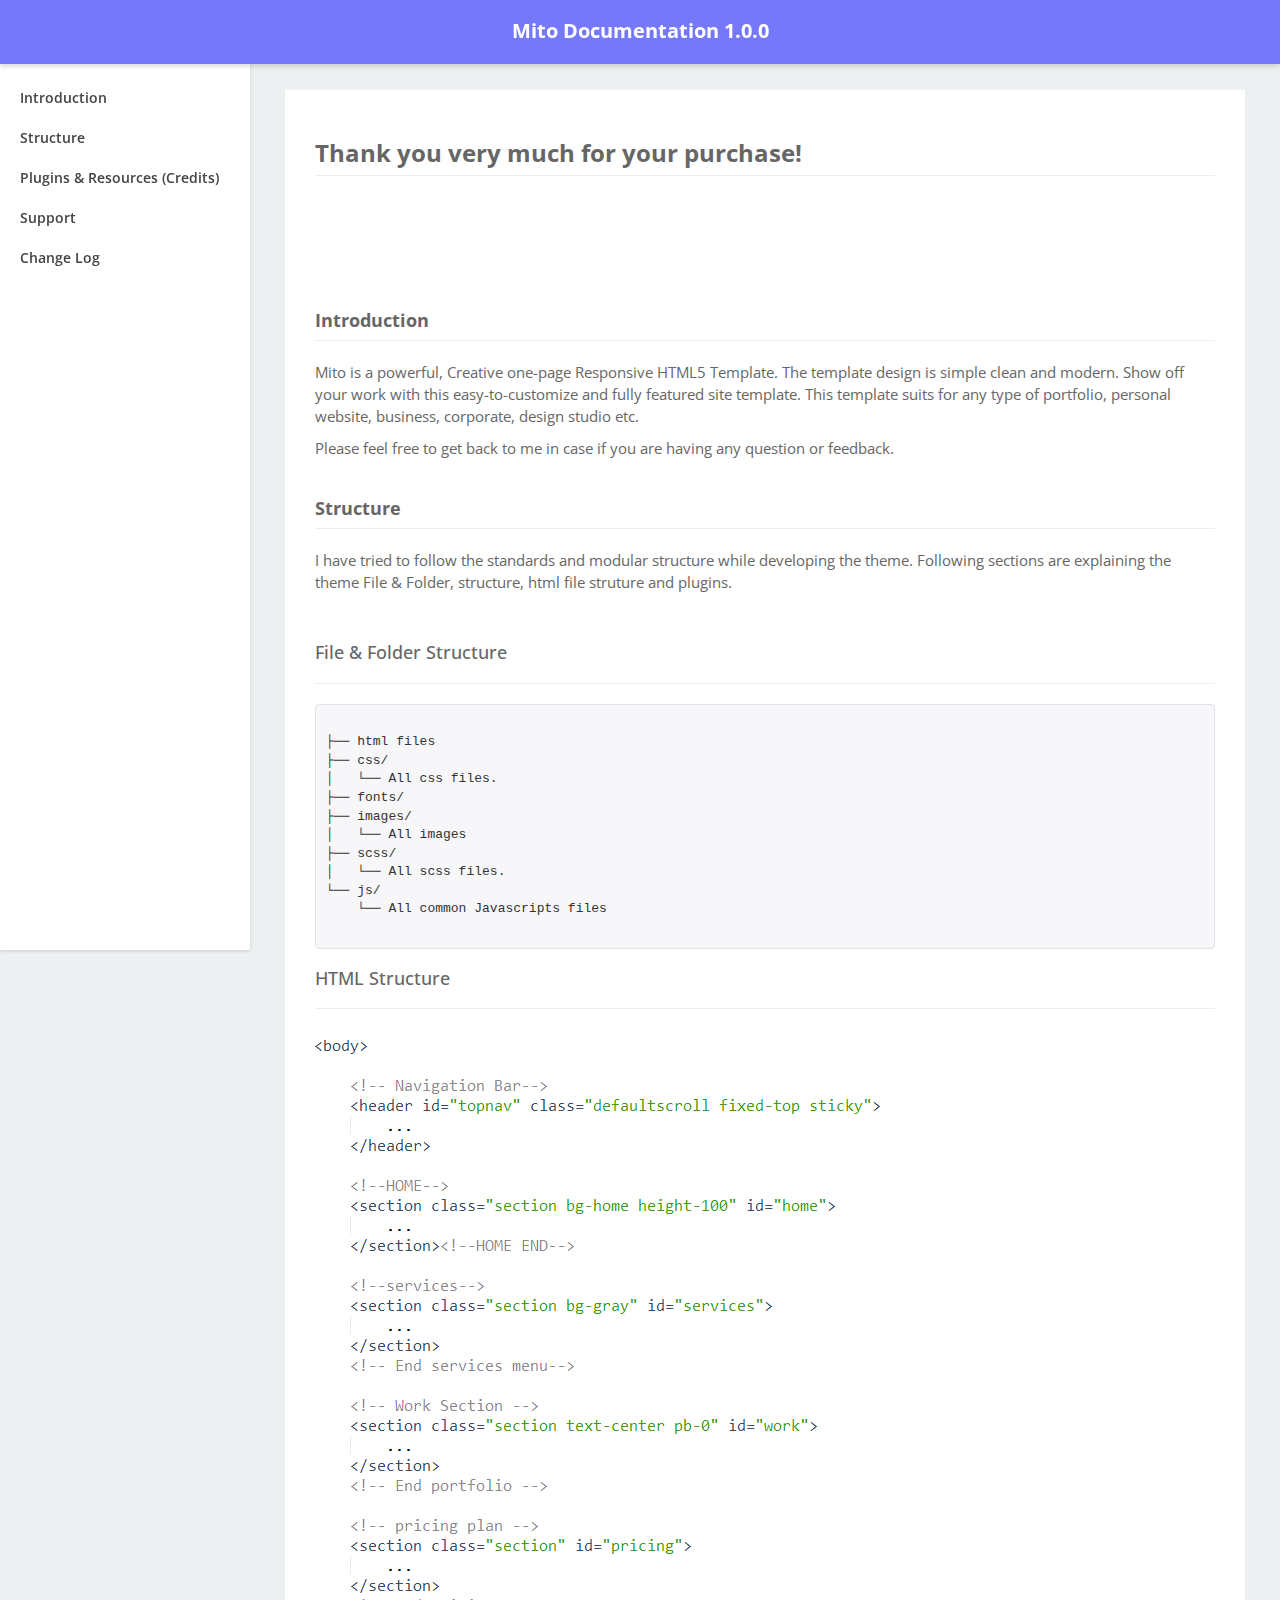
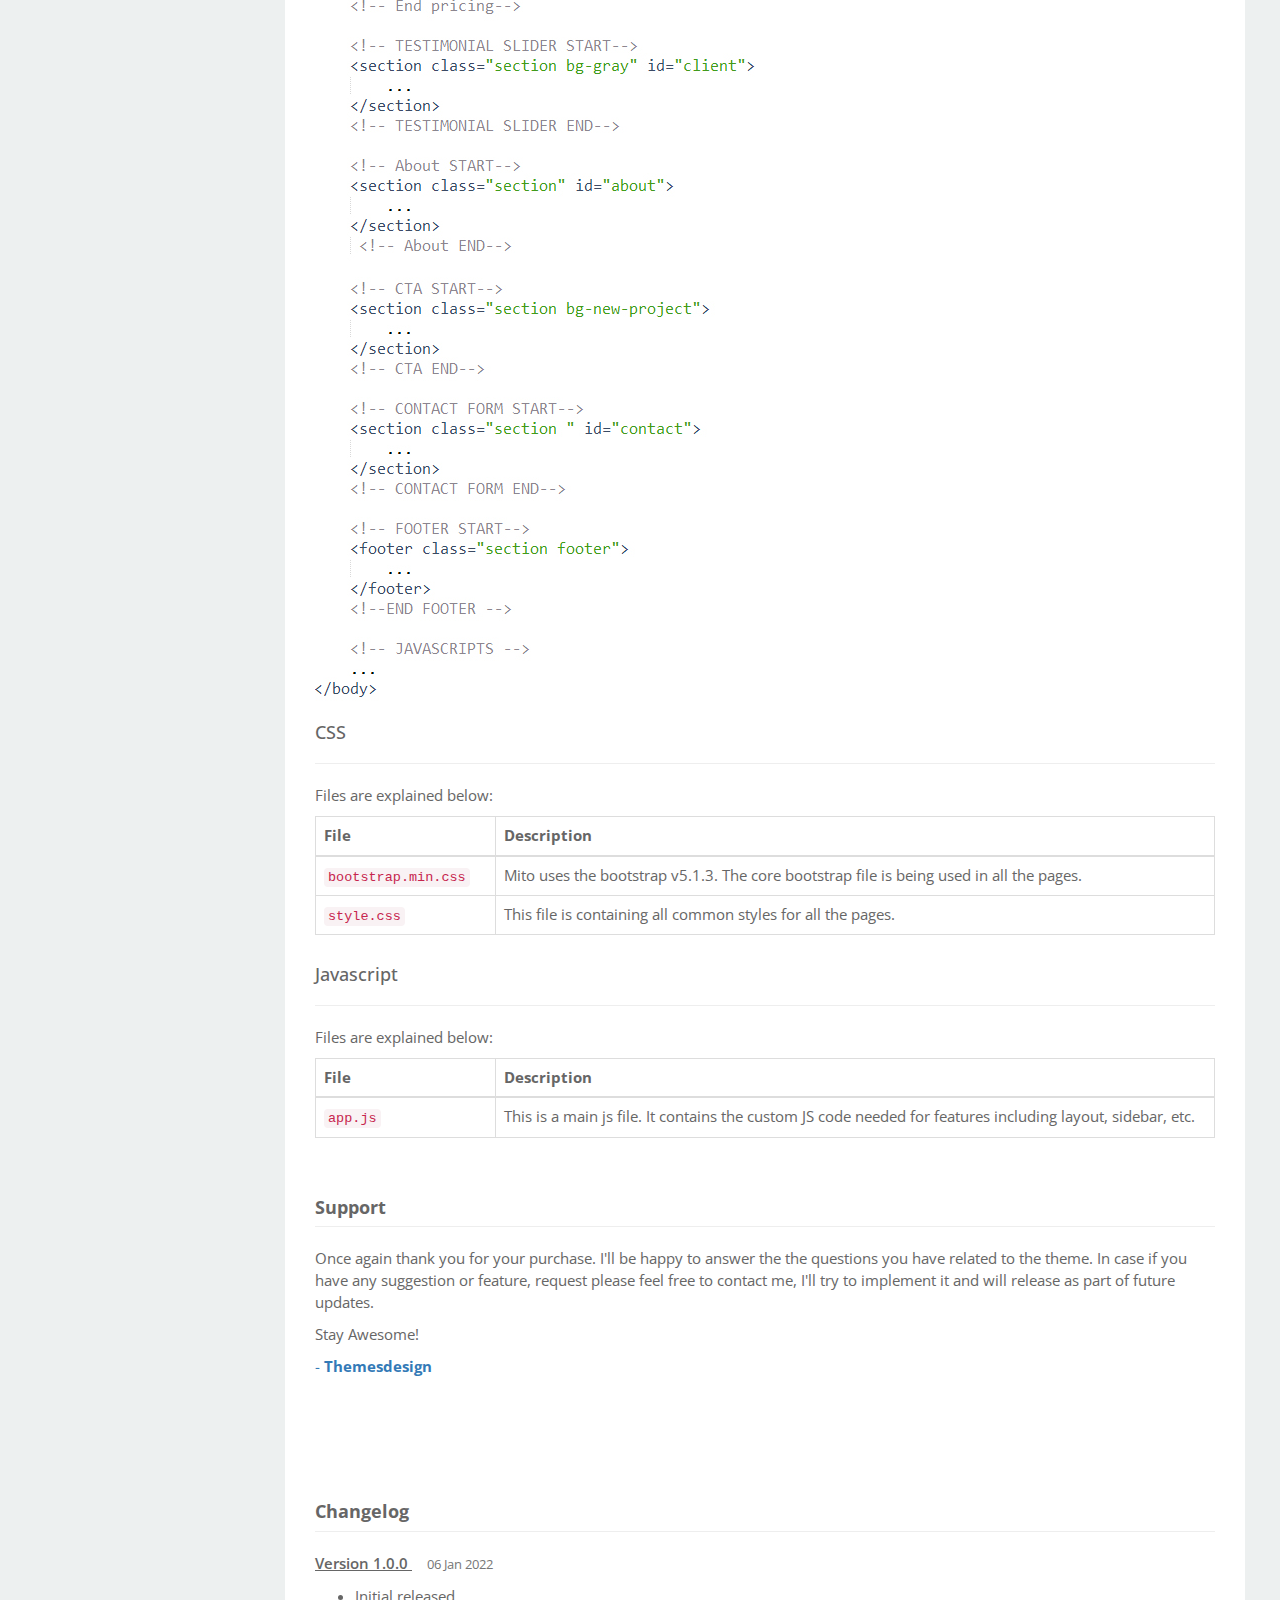
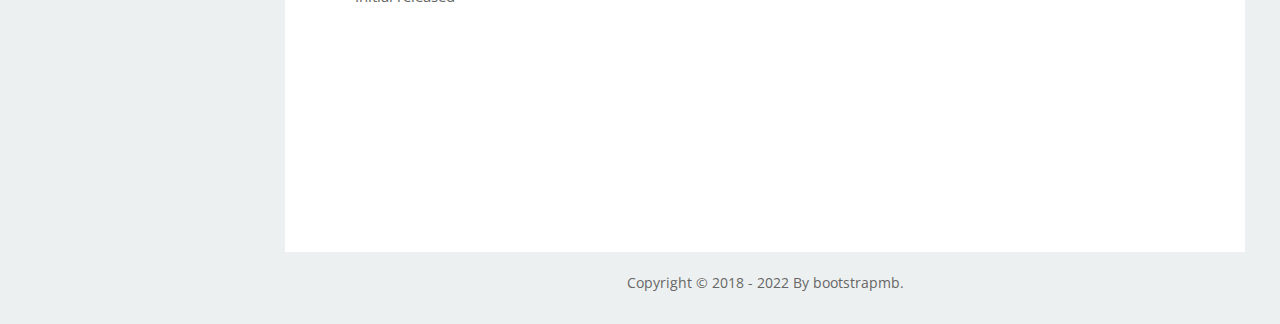
<file: 帮助文档/index.html>
﻿<!DOCTYPE html>
<html lang="en">

<head>
	<!--SEO Meta Tags-->
    <meta charset="utf-8" />
    <!-- SITE TITLE -->
    <title>Mito - Landing Template</title>
    <meta name="viewport" content="width=device-width, initial-scale=1.0, maximum-scale=1.0, user-scalable=no" />
    <meta content="Responsive Bootstrap Multi-Purpose Landing Page Template" name="description" />
    <meta name="keywords" content="Landing, Bootstrap, Landing page, Template, Registration, Landing">
    <meta content="Themesdesign" name="author" />
    <meta http-equiv="X-UA-Compatible" content="IE=edge" />

    <link rel="shortcut icon" href="favicon.ico">

	<!-- Google-Fonts -->
	<link rel="stylesheet" href="http://fonts.googleapis.com/css?family=Open+Sans:300italic,400italic,600italic,700italic,800italic,400,300,600,700,800">

	<!-- Bootstrap Core CSS -->
	<link href="css/bootstrap.min.css" rel="stylesheet">

	<link rel="stylesheet" type="text/css" href="css/prettify.css" />

	<!-- Custom CSS -->
	<link href="css/styles.css" rel="stylesheet">

	<!-- HTML5 Shim and Respond.js IE8 support of HTML5 elements and media queries -->
	<!-- WARNING: Respond.js doesn't work if you view the page via file:// -->
	<!--[if lt IE 9]>
	<script src="https://oss.maxcdn.com/libs/html5shiv/3.7.0/html5shiv.js"></script>
	<script src="https://oss.maxcdn.com/libs/respond.js/1.4.2/respond.min.js"></script>
	<![endif]-->

</head>

<body>

	<nav class="navbar navbar-default navbar-fixed-top">
		<div class="container-fluid">
			<!-- Brand and toggle get grouped for better mobile display -->
			<div class="text-center">
				<a class="logo" href="#">Mito Documentation 1.0.0</a>
			</div>
		</div><!-- /.container-fluid -->
	</nav>

	<div id="wrapper">

		<!-- Sidebar -->
		<div id="sidebar-wrapper">
			<ul class="sidebar-nav">
				<li>
					<a href="#intro">Introduction</a>
				</li>
				<li>
					<a href="#structure">Structure</a>
				</li>
				<li>
					<a href="#credits">Plugins &amp; Resources (Credits)</a>
				</li>
				<li>
					<a href="#support">Support</a>
				</li>
				<li><a href="#changelog">Change Log</a></li>
			</ul>
		</div>
		<!-- /#sidebar-wrapper -->

		<!-- Page Content -->
		<div id="page-content-wrapper">
			<div class="container-fluid">
				<div class="row">
					<div class="col-lg-12">
						<div class="right-bar">

							<div  class="com-container">

								<div id="intro" class="com-container">
									<h3 class="page-header">Thank you very much for your purchase!</h3>

									 
								</div>

								<h4 class="page-header">Introduction</h4>

								<p>Mito is a powerful, Creative one-page Responsive HTML5 Template. The template design is simple clean and modern. Show off your work with this easy-to-customize and fully featured site template. This template suits for any type of portfolio, personal website, business, corporate, design studio etc.
								</p>
								<p>
									Please feel free to get back to me in case if you are having any question or feedback.
								</p>



									<div id="structure" class="com-container">
										<h4 class="page-header">Structure</h4>
										<p>I have tried to follow the standards and modular structure while developing the theme. Following sections are explaining the theme File &amp; Folder, structure, html file struture and plugins.</p>

										<div class="row p-t-20">
											<div class="col-sm-12">
												<h4>File &amp; Folder Structure</h4>
												<hr/>

												<pre class="prettyprint">

├── html files
├── css/
│   └── All css files.
├── fonts/
├── images/
│   └── All images
├── scss/
│   └── All scss files.
└── js/
    └── All common Javascripts files

</pre>
										

											<div class="row">
												<div class="col-sm-12 p-t-30">
													<h4>HTML Structure</h4>
													<hr/>
													<p>
														<img src="html.jpg" alt="htnl-img" class="img-responsive">
													</p>
												</div>
											</div>

											<div class="row">
												<div class="col-sm-12 p-t-30">
												<h4>CSS</h4>
												<hr/>
												
                                                <p class="m-t-20">Files are explained below: </p>

                                                <table class="table m-0 table-bordered">
													<thead>
														<tr>
															<th style="width: 20%;"><i class="ti-file"></i> File</th>
															<th>Description</th>
														</tr>
													</thead>
													<tbody>
														<tr>
															<td>
                                                                <code>bootstrap.min.css</code>
                                                            </td>
                                                            <td>
                                                                Mito uses the bootstrap v5.1.3. The core bootstrap file is being used in all the pages.
                                                            </td>
														</tr>

                                                        <tr>
															<td>
                                                                <code>style.css</code>
                                                            </td>
                                                            <td>
                                                                This file is containing all common styles for all the pages.
                                                            </td>
														</tr>
														

                                                    </tbody>
                                                </table>
                                                
											</div>
											</div>
										</div>

											<div class="col-sm-12 p-t-30">
												<h4>Javascript</h4>
												<hr/>

                                                <p class="m-t-20">Files are explained below: </p>

                                                <table class="table m-0 table-bordered">
													<thead>
														<tr>
															<th style="width: 20%;"><i class="ti-file"></i> File</th>
															<th>Description</th>
														</tr>
													</thead>
													<tbody>
														
                                                        <tr>
															<td>
                                                                <code>app.js</code>
                                                            </td>
                                                            <td>
                                                                This is a main js file. It contains the custom JS code needed for features including
                                                                layout, sidebar, etc.
                                                            </td>
														</tr>
                                                    </tbody>
                                                </table>
											</div>

									</div>
										


										<div id="support" class="com-container">
											<h4 class="page-header">Support</h4>
											<p class="m-t-20">
                                                    Once again thank you for your purchase. I'll be happy to answer the the questions you have related to the theme.
                                                    In case if you have any suggestion or feature, request please feel free to contact me, I'll try to implement it and will release as part of future updates.
                                                </p>

                                                <p>
                                                    Stay Awesome!
                                                </p>

                                                <p class="text-primary">
                                                    - <strong>Themesdesign</strong>
                                                </p>
										</div>

										<div id="changelog" class="com-container">

											<h4 class="page-header">Changelog</h4>


											<p style="margin-top: 20px;"><span  style="text-decoration: underline; font-weight: 600;">Version 1.0.0 </span> &nbsp;&nbsp;&nbsp;<small class="text-muted"> 06 Jan 2022</small></p>
											
											<ul>
												<li>
													Initial released
												</li>
											</ul>

										</div>

									</div>
								</div>
							</div>
						</div>
					</div>
					<!-- /#page-content-wrapper -->

					<div class="text-center">
						<p class="copy">Copyright © 2018 - 2022 By <a href="http://www.bootstrapmb.com/">bootstrapmb</a>.</p>
					</div>
				</div>
				<!-- /#wrapper -->

				<!-- jQuery -->
				<script src="js/jquery.js"></script>

				<!-- Bootstrap Core JavaScript -->
				<script src="js/bootstrap.min.js"></script>

				<script src="js/jquery.easing.min.js"></script>

				<script type="text/javascript" src="js/prettify.js"></script>

				<!-- Menu Toggle Script -->
				<script>

					//jQuery for page scrolling feature - requires jQuery Easing plugin
					$(function() {
					    $('.sidebar-nav a').bind('click', function(event) {
					        var $anchor = $(this);
					        $('html, body').stop().animate({
					            scrollTop: $($anchor.attr('href')).offset().top - 100
					        }, 1500, 'easeInOutExpo');
					        event.preventDefault();
					    });
					});
				</script>

			</body>

</html>
</file>
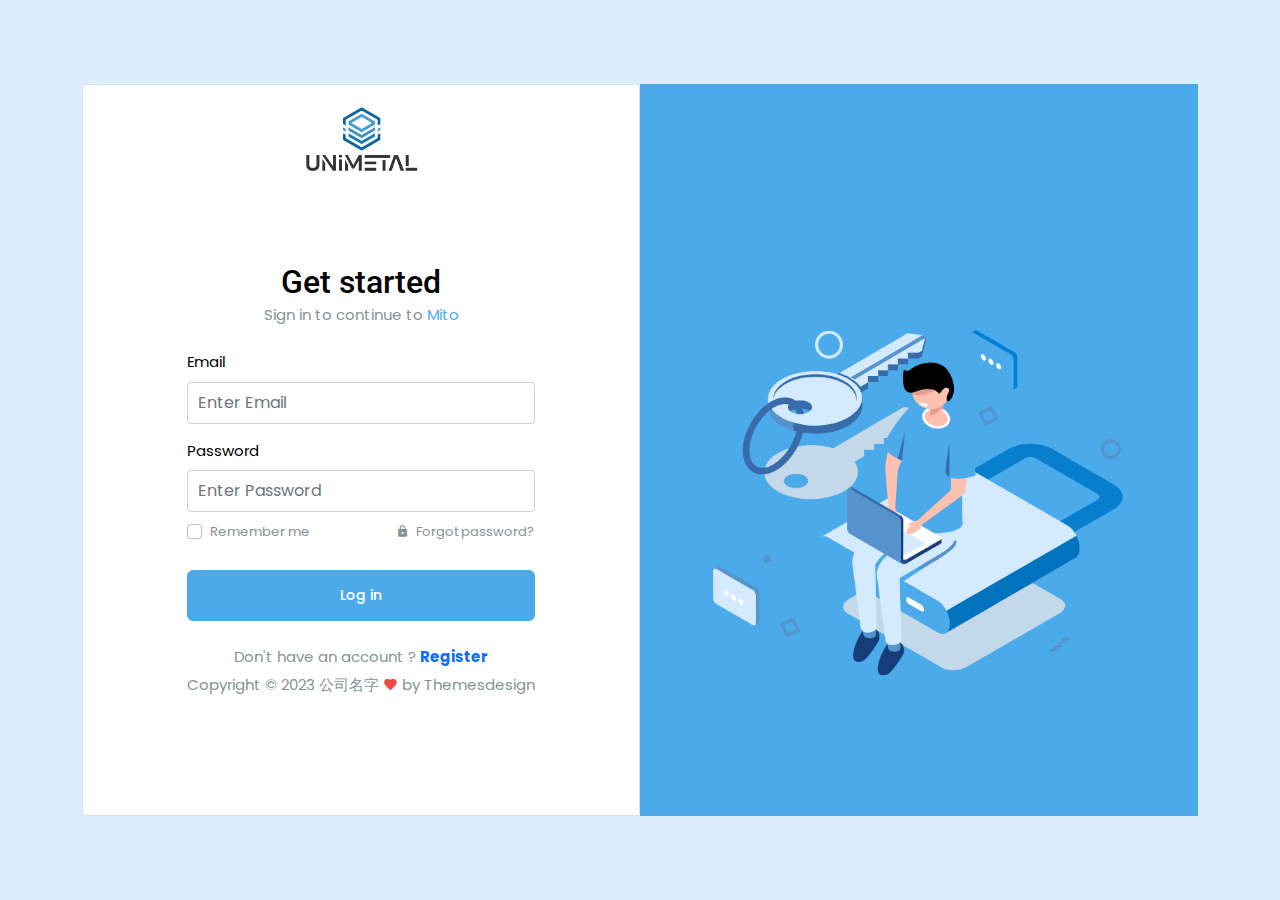
<file: login.html>
<!DOCTYPE html>
<html lang="en">
    <head>
        <meta charset="utf-8" />
        <title>公司名字</title>
        <meta name="viewport" content="width=device-width, initial-scale=1.0">
        <meta name="description" content="Premium Bootstrap v5.1.3 Landing Page Template" />
        <meta name="keywords" content="bootstrap v5.1.3, premium, marketing, multipurpose" />
        <meta content="Themesdesign" name="author" />

        <link rel="shortcut icon" href="images/favicon.ico">

        <!-- Bootstrap css -->
        <link rel="stylesheet" href="css/bootstrap.min.css" type="text/css" />

        <!-- Icon -->
        <link rel="stylesheet" href="css/materialdesignicons.min.css" type="text/css" />

        <!-- css -->
        <link rel="stylesheet" href="css/style.min.css" type="text/css" />


    </head>
    <body class="vh-100 bg-account-pages">
        <div class="container">
            <div class="row g-0 justify-content-center">
                <div class="col-xl-6 col-lg-8">
                        <div class="card h-100">
                        <img class="img-fluid auth-img d-none d-sm-block" src="images/logo-dark.png" alt="">
                            <div class="card-body d-flex align-items-center">
                            <div class="py-sm-5 px-sm-5 rounded-3">
                                <div class="mb-4 text-center">
                                    <h2 class="pt-2 mb-0">Get started</h2>
                                    <p class="text-muted">Sign in to continue to <span class="text-primary">Mito</span></p>
                                </div>
                                <form>
                                    <div class="row">
                                        <div class="col-12">
                                            <div class="mb-3">
                                                <label class="mb-2" for="email">Email</label>
                                                <input type="password" class="form-control" id="email" placeholder="Enter Email">
                                            </div>
                                        </div>
                                        <div class="col-12">
                                            <div class="mb-2">
                                                <label class="mb-2" for="userpassword">Password</label>
                                                <input type="password" class="form-control" id="userpassword" placeholder="Enter Password">
                                            </div>
                                        </div>
                                        <div class="col-sm-6">
                                            <div class="form-check">
                                                <input type="checkbox" class="form-check-input" id="auth-remember-check">
                                                <label class="form-check-label" for="auth-remember-check">Remember me</label>
                                            </div>
                                        </div>
                                        <div class="col-sm-6">
                                            <div class="text-sm-end">
                                                <a href="recoverpw.html" class="text-muted fs-13"><i class="mdi mdi-lock me-1"></i> Forgot password?</a>
                                            </div>
                                        </div>
                                    </div>
                                    <div class="mt-4">
                                        <button class="btn btn-primary w-100" type="submit">Log in</button>
                                    </div>
                                </form>
                                <div class="mt-4 text-center"> 
                                    <p class="mb-1 text-muted">Don't have an account ? <a href="sign-up.html" class="fw-bold">  Register </a> </p>
                                    <p class="mb-0 text-muted">Copyright © 2023 公司名字 <i class="mdi mdi-heart text-danger"></i> by Themesdesign</p>
                                </div>
                            </div>
                            </div><!-- card-body end -->
                        </div><!-- card-body end -->
                    </div><!-- end col -->
                    <div class="col-xl-6">
                        <div class="bg-primary">
                            <img src="images/auth1.png" class="img-fluid d-xl-block d-none" alt="">
                        </div>
                    </div>
            </div>
            <!-- end row -->
        </div>

    </body>
    </html>
</file>
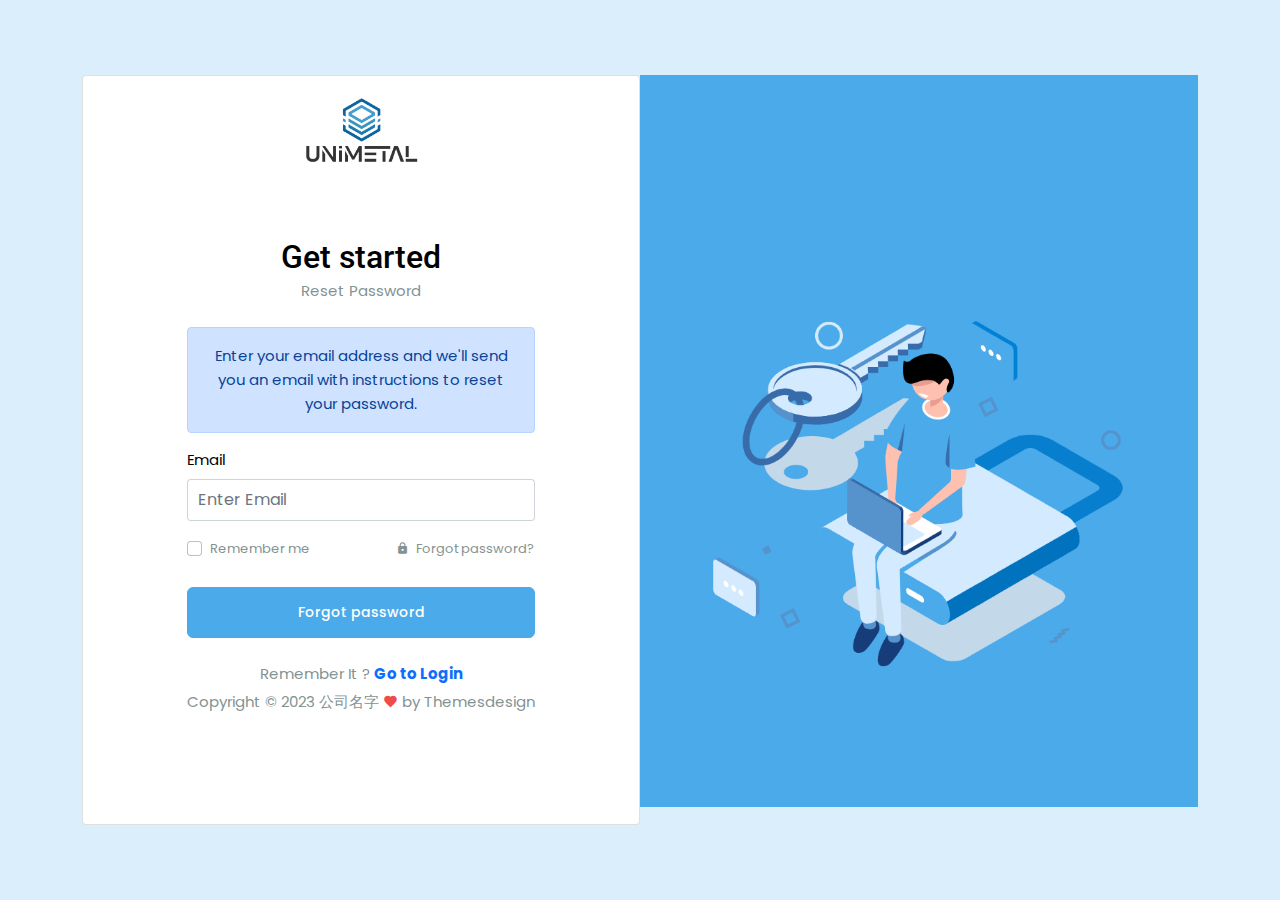
<file: recoverpw.html>
<!DOCTYPE html>
<html lang="en">
    <head>
        <meta charset="utf-8" />
        <title>公司名字</title>
        <meta name="viewport" content="width=device-width, initial-scale=1.0">
        <meta name="description" content="Premium Bootstrap v5.1.3 Landing Page Template" />
        <meta name="keywords" content="bootstrap v5.1.3, premium, marketing, multipurpose" />
        <meta content="Themesdesign" name="author" />

        <!-- fevicon -->
        <link rel="shortcut icon" href="images/favicon.ico">

        <!-- Bootstrap css -->
        <link rel="stylesheet" href="css/bootstrap.min.css" type="text/css" />

        <!-- Icon -->
        <link rel="stylesheet" href="css/materialdesignicons.min.css" type="text/css" />

        <!-- css -->
        <link rel="stylesheet" href="css/style.min.css" type="text/css" />


    </head>
    <body class="vh-100 bg-account-pages">
        <div class="container">
            <div class="row g-0 justify-content-center">
                <div class="col-xl-6 col-lg-8">
                        <div class="card h-100">
                        <img class="img-fluid auth-img d-none d-sm-block" src="images/logo-dark.png" alt="">
                            <div class="card-body d-flex align-items-center">
                            <div class="py-sm-5 px-sm-5 rounded-3">
                                <div class="mb-4 text-center">
                                    <h2 class="mb-0">Get started</h2>
                                    <p class="text-muted">Reset Password</p>
                                </div>
                                <div class="alert alert-primary text-center mt-4" role="alert">
                                    <p class="mb-0">Enter your email address and we'll send you an email with instructions to reset your password.</p>
                                </div>
                                <form>
                                    <div class="mb-3">
                                        <label class="mb-2" for="email">Email</label>
                                        <input type="password" class="form-control" id="Email" placeholder="Enter Email">
                                    </div>
                                    <div class="row">
                                        <div class="col-sm-6">
                                            <div class="form-check">
                                                <input type="checkbox" class="form-check-input" id="auth-remember-check">
                                                <label class="form-check-label" for="auth-remember-check">Remember me</label>
                                            </div>
                                        </div>
                                        <div class="col-sm-6">
                                            <div class="text-sm-end">
                                                <a href="recoverpw.html" class="text-muted fs-13"><i class="mdi mdi-lock me-1"></i> Forgot password?</a>
                                            </div>
                                        </div>
                                    </div>
                                    <div class="mt-4">
                                        <button class="btn btn-primary w-100" type="submit">Forgot password</button>
                                    </div>
                                </form>
                                <div class="mt-4 text-center"> 
                                    <p class="mb-1 text-muted">Remember It ? <a href="login.html" class="fw-bold"> Go to Login</a> </p> 
                                    <p class="mb-0 text-muted">Copyright © 2023 公司名字 <i class="mdi mdi-heart text-danger"></i> by Themesdesign</p>
                                </div>
                                </div><!-- card-body end -->
                            </div>
                        </div><!-- card-body end -->
                    </div><!-- end col -->
                    <div class="col-xl-6">
                        <div class="bg-primary">
                            <img src="images/auth1.png" class="img-fluid d-xl-block d-none" alt="">
                        </div>
                    </div>
            </div>
            <!-- end row -->
        </div>

    </body>



</html>
</file>
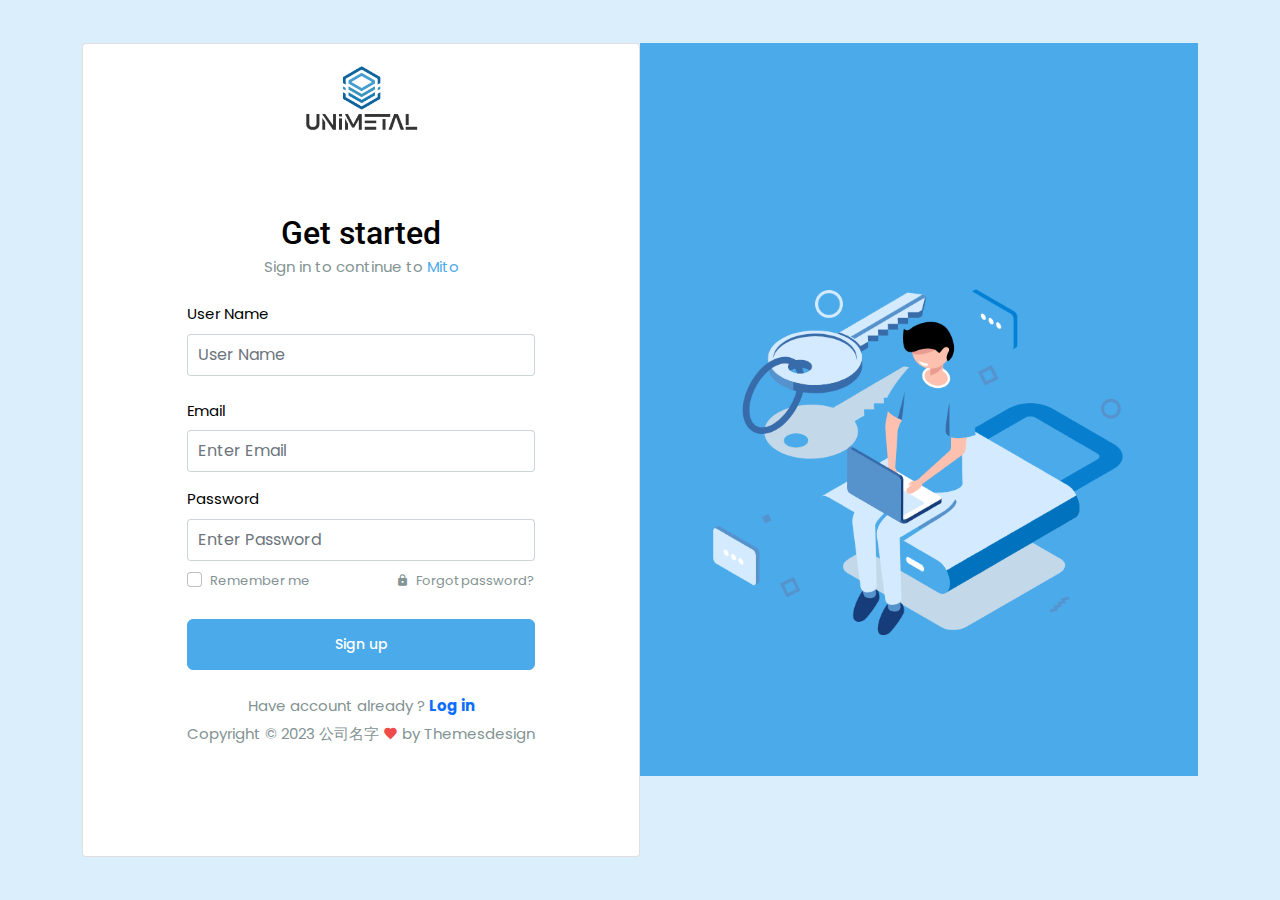
<file: sign-up.html>
<!DOCTYPE html>
<html lang="en">
    <head>
        <meta charset="utf-8" />
        <title>公司名字</title>
        <meta name="viewport" content="width=device-width, initial-scale=1.0">
        <meta name="description" content="Premium Bootstrap v5.1.3 Landing Page Template" />
        <meta name="keywords" content="bootstrap v5.1.3, premium, marketing, multipurpose" />
        <meta content="Themesdesign" name="author" />

        <link rel="shortcut icon" href="images/favicon.ico">

        <!-- Bootstrap css -->
        <link rel="stylesheet" href="css/bootstrap.min.css" type="text/css" />

        <!-- Icon -->
        <link rel="stylesheet" href="css/materialdesignicons.min.css" type="text/css" />

        <!-- css -->
        <link rel="stylesheet" href="css/style.min.css" type="text/css" />


    </head>
    <body class="vh-100 bg-account-pages">
        <div class="container">
            <div class="row g-0 justify-content-center">
                <div class="col-xl-6 col-lg-8">
                        <div class="card h-100">
                        <img class="img-fluid auth-img d-none d-sm-block" src="images/logo-dark.png" alt="">
                            <div class="card-body d-flex align-items-center">
                            <div class="py-sm-5 px-sm-5 rounded-3">
                                <div class="mb-4 text-center">
                                    <h2 class="pt-2 mb-0">Get started</h2>
                                    <p class="text-muted">Sign in to continue to <span class="text-primary">Mito</span></p>
                                </div>
                                <form>
                                    <div class="row">
                                        <div class="col-12">
                                            <div class="mb-4">
                                                <label class="mb-2" for="name">User Name</label>
                                                <input type="text" class="form-control" id="username" placeholder="User Name">
                                            </div>
                                        </div>
                                        <div class="col-12">
                                            <div class="mb-3">
                                                <label class="mb-2" for="email">Email</label>
                                                <input type="password" class="form-control" id="email" placeholder="Enter Email">
                                            </div>
                                        </div>
                                        <div class="col-12">
                                            <div class="mb-2">
                                                <label class="mb-2" for="userpassword">Password</label>
                                                <input type="password" class="form-control" id="userpassword" placeholder="Enter Password">
                                            </div>
                                        </div>
                                        <div class="col-sm-6">
                                            <div class="form-check">
                                                <input type="checkbox" class="form-check-input" id="auth-remember-check">
                                                <label class="form-check-label" for="auth-remember-check">Remember me</label>
                                            </div>
                                        </div>
                                        <div class="col-sm-6">
                                            <div class="text-sm-end">
                                                <a href="recoverpw.html" class="text-muted fs-13"><i class="mdi mdi-lock me-1"></i> Forgot password?</a>
                                            </div>
                                        </div>
                                    </div>
                                    <div class="mt-4">
                                        <button class="btn btn-primary w-100" type="submit">Sign up</button>
                                    </div>
                                </form>
                                <div class="mt-4 text-center"> 
                                    <p class="mb-1 text-muted">Have account already ? <a href="login.html" class="fw-bold"> Log in </a> </p>
                                    <p class="mb-0 text-muted">Copyright © 2023 公司名字 <i class="mdi mdi-heart text-danger"></i> by Themesdesign</p>
                                </div>
                            </div>
                            </div><!-- card-body end -->
                        </div><!-- card-body end -->
                    </div><!-- end col -->
                    <div class="col-xl-6">
                        <div class="bg-primary">
                            <img src="images/auth1.png" class="img-fluid d-xl-block d-none" alt="">
                        </div>
                    </div>
            </div>
            <!-- end row -->
        </div>

    </body>
</html>
</file>
<file: 帮助文档/css/prettify.css>
/* Pretty printing styles. Used with prettify.js.
 *
 * This version is slight modified based on the original version.
 *
 * Name:	Stanley Ng
 * Email: 	stanleyhlng@googlegroups.com
 * 
 * Reference:
 * http://code.google.com/p/google-code-prettify/source/browse/trunk/src/prettify.css
 */
.pln {
  color: #48484C; }

.str {
  color: #DD1144; }

.kwd {
  color: #1E347B; }

.com {
  color: #93A1A1; }

.typ {
  color: teal; }

.lit {
  color: #195F91; }

.pun {
  color: #93A1A1; }

.opn {
  color: #93A1A1; }

.clo {
  color: #93A1A1; }

.tag {
  color: #008; }

.atn {
  color: teal; }

.atv {
  color: #DD1144; }

.dec {
  color: teal; }

.var {
  color: teal; }

.fun {
  color: #DC322F; }

/* Put a border around prettyprinted code snippets. */
pre.prettyprint {
  background-color: #F7F7F9;
  padding: 10px;
  border: 1px solid #E1E1E8; }

pre.prettyprint.linenums {
  box-shadow: 40px 0 0 #FBFBFC inset, 41px 0 0 #ECECF0 inset; }

/* Specify class=linenums on a pre to get line numbering */
ol.linenums {
  color: #1E347B;
  margin: 0 0 0 40px; }

ol.linenums li {
  color: #BEBEC5;
  line-height: 18px;
  padding-left: 12px;
  text-shadow: 0 1px 0 #FFFFFF; }

li.L0,
li.L1,
li.L2,
li.L3,
li.L5,
li.L6,
li.L7,
li.L8 {
  list-style-type: normal; }

/* Alternate shading for lines */
li.L1,
li.L3,
li.L5,
li.L7,
li.L9 {
  background: #eee; }
</file>
<file: 帮助文档/css/styles.css>
/*!
 *
 * Documentation
 *
 */


body {
  font-family: 'Open Sans', sans-serif;
  font-weight: 400;
  color: #666;
  background-color: #edf0f0;
  font-size: 14px;
  line-height: 22px;
  overflow-x:hidden;
}
a {
  color: inherit;
}
a:hover,
a:focus {
  color: #253138;
  outline: none;
  text-decoration: none;
}

.p-t-20 {
	padding-top: 2em;
}

.p-t-50 {
  padding-top: 5em;
}
.list-none {
  list-style: none;
}

.navbar-default {
	border: none;
  margin-bottom: 0px;
  background-color: #7578f9;
  box-shadow: 0 2px 5px 0 rgba(0, 0, 0, 0.16);
  border-radius: 0px;
	padding-top: 20px;
  padding-bottom: 20px;
}

.logo {
	font-weight: 700;
	font-size: 20px;
  color: #fff !important;
}

.bg-dark {
  background-color: #0c1021;
}

.copy {
  padding: 20px 0px 0px 0px;
}

/* Toggle Styles */


/* this css is taken from Start Bootstrap - Simple Sidebar HTML Template (http://startbootstrap.com) */
#wrapper {
	margin-top: 50px;
    padding-left: 0;
    -webkit-transition: all 0.5s ease;
    -moz-transition: all 0.5s ease;
    -o-transition: all 0.5s ease;
    transition: all 0.5s ease;
}

#wrapper.toggled {
    padding-left: 250px;
}

#sidebar-wrapper {
    background: #ffffff;
    box-shadow: 0 1px 3px rgba(0, 0, 0, 0.15);
    z-index: 1000;
    position: fixed;
    left: 250px;
    width: 0;
    height: 100%;
    margin-left: -250px;
    overflow-y: auto;
    -webkit-transition: all 0.5s ease;
    -moz-transition: all 0.5s ease;
    -o-transition: all 0.5s ease;
    transition: all 0.5s ease;
}

#wrapper.toggled #sidebar-wrapper {
    width: 250px;
}

#page-content-wrapper {
    width: 100%;
    position: absolute;
    padding: 15px;
}

#wrapper.toggled #page-content-wrapper {
    position: absolute;
    margin-right: -250px;
}

/* Sidebar Styles */

.sidebar-nav {
    position: absolute;
    top: 0;
    width: 250px;
    margin: 0;
    padding: 0;
    list-style: none;
    top: 2em;
}

.sidebar-nav li {
    text-indent: 20px;
    line-height: 40px;
}

.sidebar-nav li a {
    display: block;
    text-decoration: none;
    color: #444;
    font-weight: 600;
}

.sidebar-nav li a:hover {
    text-decoration: none;
    color: #111;
    background: rgba(0,0,0,0.05);
}

.sidebar-nav li a:active,
.sidebar-nav li a:focus {
    text-decoration: none;
}

.sidebar-nav > .sidebar-brand {
    height: 65px;
    font-size: 18px;
    line-height: 60px;
}

.sidebar-nav > .sidebar-brand a {
    color: #999999;
}

.sidebar-nav > .sidebar-brand a:hover {
    color: #fff;
    background: none;
}

@media(min-width:768px) {
    #wrapper {
        padding-left: 250px;
    }

    #wrapper.toggled {
        padding-left: 0;
    }

    #sidebar-wrapper {
        width: 250px;
    }

    #wrapper.toggled #sidebar-wrapper {
        width: 0;
    }

    #page-content-wrapper {
        padding: 20px;
        position: relative;
    }

    #wrapper.toggled #page-content-wrapper {
        position: relative;
        margin-right: 0;
    }
}

/* right bar */
.right-bar {
  background-color: #fff;
  padding: 10px 30px;
  margin-top: 20px;
  font-size: 15px;
}

.page-header {
  padding-bottom: 9px;
  margin: 40px 0 20px;
  border-bottom: 1px solid #eee;
  font-weight: 700;
}

.com-container {
	padding-bottom: 5em;
}

#plugin-list li,#plugin-list li a {
  font-size: 15px;
}
</file>
<file: css/style.min.css>
﻿@import"https://fonts.googleapis.com/css2?family=Poppins:wght@400;700&family=Roboto:wght@500;700&display=swap";body{font-family:"Poppins",sans-serif;color:#000;font-size:15px}h1,h2,h3,h4,h5,h6{font-family:"Roboto",sans-serif;font-weight:500;line-height:1.3}a{text-decoration:none;outline:none}p{line-height:1.6}html{scroll-padding-top:70px;scroll-behavior:smooth}.row>*{position:relative}.text-primary{color:#4baae9 !important}.bg-primary{background-color:#4baae9 !important}.bg-soft-primary{background-color:rgba(75,170,233,.18) !important}.text-success{color:#00776d !important}.bg-success{background-color:#00776d !important}.bg-soft-success{background-color:rgba(0,119,109,.18) !important}.text-info{color:#49c6e5 !important}.bg-info{background-color:#49c6e5 !important}.bg-soft-info{background-color:rgba(73,198,229,.18) !important}.text-warning{color:#fb8916 !important}.bg-warning{background-color:#fb8916 !important}.bg-soft-warning{background-color:rgba(251,137,22,.18) !important}.text-danger{color:#ef4b4b !important}.bg-danger{background-color:#ef4b4b !important}.bg-soft-danger{background-color:rgba(239,75,75,.18) !important}.text-light{color:#bbbaba !important}.bg-light{background-color:#bbbaba !important}.bg-soft-light{background-color:rgba(187,186,186,.18) !important}.text-dark{color:#263350 !important}.bg-dark{background-color:#263350 !important}.bg-soft-dark{background-color:rgba(38,51,80,.18) !important}.text-muted{color:#839393 !important}.bg-muted{background-color:#839393 !important}.bg-soft-muted{background-color:rgba(131,147,147,.18) !important}.text-white{color:#fff !important}.bg-white{background-color:#fff !important}.bg-soft-white{background-color:rgba(255,255,255,.18) !important}.section{padding-top:80px;padding-bottom:80px;position:relative}.fs-12{font-size:12px}.fs-13{font-size:13px}.fs-14{font-size:14px}.fs-15{font-size:15px}.fs-16{font-size:16px}.fs-17{font-size:17px}.fs-18{font-size:18px}.fs-19{font-size:19px}.fs-20{font-size:20px}.bg-overlay{content:"";position:absolute;top:0;left:0;width:100%;height:100%;background:rgba(0,0,0,.5)}.heading{display:inline-block}.heading h2{text-transform:capitalize;font-size:26px;letter-spacing:.5px;font-weight:500}.box{height:3px;position:relative;overflow:hidden}.first::after{content:"";position:absolute;bottom:0;height:3px;width:90px;background:#68b7ec;animation:first 8s infinite linear}@keyframes first{from{left:0;transform:translateX(-100%)}50%{left:100%;transform:translateX(0%)}to{left:0;transform:translateX(-100%)}}.home-shape-arrow{position:absolute;width:100%;z-index:1;left:0}.home-shape-arrow .arrows{width:50px;height:56px;position:absolute;left:50%;margin-left:-30px;bottom:-31px}.home-shape-arrow .arrows path{stroke-width:1px;animation:arrow 2s infinite}@keyframes arrow{0%{opacity:0}40%{opacity:1}80%{opacity:0}100%{opacity:0}}@-webkit-keyframes arrow /*Safari and Chrome*/{0%{opacity:0}40%{opacity:1}80%{opacity:0}100%{opacity:0}}.arrows path.a1{animation-delay:-1s}.arrows path.a2{animation-delay:-0.5s}.arrows path.a3{animation-delay:0s}#back-to-top{width:40px;height:40px;position:fixed;bottom:20px;z-index:999;right:30px;background:#4baae9;border-color:transparent;border-radius:50%;color:#fff;transition:all .5s ease;display:none;animation:back-to-top 750ms ease-in infinite alternate}#back-to-top:hover{background-color:#fff;color:#000;border:1px solid}@keyframes back-to-top{0%{transform:translateY(-25%);opacity:1}100%{transform:translateY(25%) scale(0.9);opacity:.9}}.fw-medium{font-weight:500}.fw-semibold{font-weight:600}.primary-link{color:#263350;transition:all .5s ease}.primary-link:hover{color:#4baae9}@media(min-width: 1400px){.container{max-width:1320px !important}}.btn{padding:14px 36px;font-size:14px;font-weight:500;transition:all .5s ease;position:relative;border-radius:6px}.btn:hover{text-shadow:0px .2px 0px #000}.btn:focus{box-shadow:none}.btn-primary{background:#4baae9;border-color:#4baae9}.btn-primary:hover,.btn-primary:focus,.btn-primary:active,.btn-primary.active,.btn-primary.focus,.btn-primary:not(:disabled):not(.disabled):active,.btn-primary:not(:disabled):not(.disabled):active:focus,.btn-primary .open>.dropdown-toggle.btn-primary{background:#39a1e7;border-color:#39a1e7;box-shadow:0px 8px 20px -6px rgba(75,170,233,.6);transform:translateY(-6px)}.btn-outline-primary{color:#4baae9;border-color:#4baae9}.btn-outline-primary:hover,.btn-outline-primary:focus,.btn-outline-primary:active,.btn-outline-primary.active,.btn-outline-primary.focus,.btn-outline-primary:not(:disabled):not(.disabled):active,.btn-outline-primary:not(:disabled):not(.disabled):active:focus,.btn-outline-primary .open>.dropdown-toggle.btn-primary{background:#4baae9;border-color:#4baae9;box-shadow:0px 8px 20px -6px rgba(75,170,233,.6);transform:translateY(-6px)}.btn-success{background:#00776d;border-color:#00776d}.btn-success:hover,.btn-success:focus,.btn-success:active,.btn-success.active,.btn-success.focus,.btn-success:not(:disabled):not(.disabled):active,.btn-success:not(:disabled):not(.disabled):active:focus,.btn-success .open>.dropdown-toggle.btn-primary{background:#00635a;border-color:#00635a;box-shadow:0px 8px 20px -6px rgba(0,119,109,.6);transform:translateY(-6px)}.btn-outline-success{color:#00776d;border-color:#00776d}.btn-outline-success:hover,.btn-outline-success:focus,.btn-outline-success:active,.btn-outline-success.active,.btn-outline-success.focus,.btn-outline-success:not(:disabled):not(.disabled):active,.btn-outline-success:not(:disabled):not(.disabled):active:focus,.btn-outline-success .open>.dropdown-toggle.btn-primary{background:#00776d;border-color:#00776d;box-shadow:0px 8px 20px -6px rgba(0,119,109,.6);transform:translateY(-6px)}.btn-info{background:#49c6e5;border-color:#49c6e5}.btn-info:hover,.btn-info:focus,.btn-info:active,.btn-info.active,.btn-info.focus,.btn-info:not(:disabled):not(.disabled):active,.btn-info:not(:disabled):not(.disabled):active:focus,.btn-info .open>.dropdown-toggle.btn-primary{background:#37c0e2;border-color:#37c0e2;box-shadow:0px 8px 20px -6px rgba(73,198,229,.6);transform:translateY(-6px)}.btn-outline-info{color:#49c6e5;border-color:#49c6e5}.btn-outline-info:hover,.btn-outline-info:focus,.btn-outline-info:active,.btn-outline-info.active,.btn-outline-info.focus,.btn-outline-info:not(:disabled):not(.disabled):active,.btn-outline-info:not(:disabled):not(.disabled):active:focus,.btn-outline-info .open>.dropdown-toggle.btn-primary{background:#49c6e5;border-color:#49c6e5;box-shadow:0px 8px 20px -6px rgba(73,198,229,.6);transform:translateY(-6px)}.btn-warning{background:#fb8916;border-color:#fb8916}.btn-warning:hover,.btn-warning:focus,.btn-warning:active,.btn-warning.active,.btn-warning.focus,.btn-warning:not(:disabled):not(.disabled):active,.btn-warning:not(:disabled):not(.disabled):active:focus,.btn-warning .open>.dropdown-toggle.btn-primary{background:#f87f04;border-color:#f87f04;box-shadow:0px 8px 20px -6px rgba(251,137,22,.6);transform:translateY(-6px)}.btn-outline-warning{color:#fb8916;border-color:#fb8916}.btn-outline-warning:hover,.btn-outline-warning:focus,.btn-outline-warning:active,.btn-outline-warning.active,.btn-outline-warning.focus,.btn-outline-warning:not(:disabled):not(.disabled):active,.btn-outline-warning:not(:disabled):not(.disabled):active:focus,.btn-outline-warning .open>.dropdown-toggle.btn-primary{background:#fb8916;border-color:#fb8916;box-shadow:0px 8px 20px -6px rgba(251,137,22,.6);transform:translateY(-6px)}.btn-danger{background:#ef4b4b;border-color:#ef4b4b}.btn-danger:hover,.btn-danger:focus,.btn-danger:active,.btn-danger.active,.btn-danger.focus,.btn-danger:not(:disabled):not(.disabled):active,.btn-danger:not(:disabled):not(.disabled):active:focus,.btn-danger .open>.dropdown-toggle.btn-primary{background:#ed3838;border-color:#ed3838;box-shadow:0px 8px 20px -6px rgba(239,75,75,.6);transform:translateY(-6px)}.btn-outline-danger{color:#ef4b4b;border-color:#ef4b4b}.btn-outline-danger:hover,.btn-outline-danger:focus,.btn-outline-danger:active,.btn-outline-danger.active,.btn-outline-danger.focus,.btn-outline-danger:not(:disabled):not(.disabled):active,.btn-outline-danger:not(:disabled):not(.disabled):active:focus,.btn-outline-danger .open>.dropdown-toggle.btn-primary{background:#ef4b4b;border-color:#ef4b4b;box-shadow:0px 8px 20px -6px rgba(239,75,75,.6);transform:translateY(-6px)}.btn-light{background:#bbbaba;border-color:#bbbaba}.btn-light:hover,.btn-light:focus,.btn-light:active,.btn-light.active,.btn-light.focus,.btn-light:not(:disabled):not(.disabled):active,.btn-light:not(:disabled):not(.disabled):active:focus,.btn-light .open>.dropdown-toggle.btn-primary{background:#b1b0b0;border-color:#b1b0b0;box-shadow:0px 8px 20px -6px rgba(187,186,186,.6);transform:translateY(-6px)}.btn-outline-light{color:#bbbaba;border-color:#bbbaba}.btn-outline-light:hover,.btn-outline-light:focus,.btn-outline-light:active,.btn-outline-light.active,.btn-outline-light.focus,.btn-outline-light:not(:disabled):not(.disabled):active,.btn-outline-light:not(:disabled):not(.disabled):active:focus,.btn-outline-light .open>.dropdown-toggle.btn-primary{background:#bbbaba;border-color:#bbbaba;box-shadow:0px 8px 20px -6px rgba(187,186,186,.6);transform:translateY(-6px)}.btn-dark{background:#263350;border-color:#263350}.btn-dark:hover,.btn-dark:focus,.btn-dark:active,.btn-dark.active,.btn-dark.focus,.btn-dark:not(:disabled):not(.disabled):active,.btn-dark:not(:disabled):not(.disabled):active:focus,.btn-dark .open>.dropdown-toggle.btn-primary{background:#1f2a42;border-color:#1f2a42;box-shadow:0px 8px 20px -6px rgba(38,51,80,.6);transform:translateY(-6px)}.btn-outline-dark{color:#263350;border-color:#263350}.btn-outline-dark:hover,.btn-outline-dark:focus,.btn-outline-dark:active,.btn-outline-dark.active,.btn-outline-dark.focus,.btn-outline-dark:not(:disabled):not(.disabled):active,.btn-outline-dark:not(:disabled):not(.disabled):active:focus,.btn-outline-dark .open>.dropdown-toggle.btn-primary{background:#263350;border-color:#263350;box-shadow:0px 8px 20px -6px rgba(38,51,80,.6);transform:translateY(-6px)}.btn-muted{background:#839393;border-color:#839393}.btn-muted:hover,.btn-muted:focus,.btn-muted:active,.btn-muted.active,.btn-muted.focus,.btn-muted:not(:disabled):not(.disabled):active,.btn-muted:not(:disabled):not(.disabled):active:focus,.btn-muted .open>.dropdown-toggle.btn-primary{background:#788a8a;border-color:#788a8a;box-shadow:0px 8px 20px -6px rgba(131,147,147,.6);transform:translateY(-6px)}.btn-outline-muted{color:#839393;border-color:#839393}.btn-outline-muted:hover,.btn-outline-muted:focus,.btn-outline-muted:active,.btn-outline-muted.active,.btn-outline-muted.focus,.btn-outline-muted:not(:disabled):not(.disabled):active,.btn-outline-muted:not(:disabled):not(.disabled):active:focus,.btn-outline-muted .open>.dropdown-toggle.btn-primary{background:#839393;border-color:#839393;box-shadow:0px 8px 20px -6px rgba(131,147,147,.6);transform:translateY(-6px)}.btn-white{background:#ffffff;border-color:#ffffff}.btn-white:hover,.btn-white:focus,.btn-white:active,.btn-white.active,.btn-white.focus,.btn-white:not(:disabled):not(.disabled):active,.btn-white:not(:disabled):not(.disabled):active:focus,.btn-white .open>.dropdown-toggle.btn-primary{background:#f5f5f5;border-color:#f5f5f5;box-shadow:0px 8px 20px -6px rgba(255,255,255,.6);transform:translateY(-6px)}.btn-outline-white{color:#ffffff;border-color:#ffffff}.btn-outline-white:hover,.btn-outline-white:focus,.btn-outline-white:active,.btn-outline-white.active,.btn-outline-white.focus,.btn-outline-white:not(:disabled):not(.disabled):active,.btn-outline-white:not(:disabled):not(.disabled):active:focus,.btn-outline-white .open>.dropdown-toggle.btn-primary{background:#fff;border-color:#fff;box-shadow:0px 8px 20px -6px rgba(255,255,255,.6);transform:translateY(-6px)}.btn.btn-outline-white:focus,.btn.btn-outline-white:active,.btn.btn-outline-white:hover,.btn.btn-outline-white.active,.btn.btn-outline-light:focus,.btn.btn-outline-light:active,.btn.btn-outline-light:hover,.btn.btn-outline-light.active{color:#263350}.btn.btn-outline-primary:focus,.btn.btn-outline-primary:active,.btn.btn-outline-primary:hover,.btn.btn-outline-primary.active,.btn.btn-outline-dark:focus,.btn.btn-outline-dark:active,.btn.btn-outline-dark:hover,.btn.btn-outline-dark.active,.btn.btn-outline-success:focus,.btn.btn-outline-success:active,.btn.btn-outline-success:hover,.btn.btn-outline-success.active{color:#fff !important}.btn-soft-primary{color:#4baae9;background-color:rgba(75,170,233,.1);border-color:transparent}.btn-soft-primary:hover,.btn-soft-primary:focus,.btn-soft-primary:active{color:#fff;background-color:#4baae9}.btn-soft-success{color:#00776d;background-color:rgba(0,119,109,.1);border-color:transparent}.btn-soft-success:hover,.btn-soft-success:focus,.btn-soft-success:active{color:#fff;background-color:#00776d}.btn-soft-info{color:#49c6e5;background-color:rgba(73,198,229,.1);border-color:transparent}.btn-soft-info:hover,.btn-soft-info:focus,.btn-soft-info:active{color:#fff;background-color:#49c6e5}.btn-soft-warning{color:#fb8916;background-color:rgba(251,137,22,.1);border-color:transparent}.btn-soft-warning:hover,.btn-soft-warning:focus,.btn-soft-warning:active{color:#fff;background-color:#fb8916}.btn-soft-danger{color:#ef4b4b;background-color:rgba(239,75,75,.1);border-color:transparent}.btn-soft-danger:hover,.btn-soft-danger:focus,.btn-soft-danger:active{color:#fff;background-color:#ef4b4b}.btn-soft-light{color:#bbbaba;background-color:rgba(187,186,186,.1);border-color:transparent}.btn-soft-light:hover,.btn-soft-light:focus,.btn-soft-light:active{color:#fff;background-color:#bbbaba}.btn-soft-dark{color:#263350;background-color:rgba(38,51,80,.1);border-color:transparent}.btn-soft-dark:hover,.btn-soft-dark:focus,.btn-soft-dark:active{color:#fff;background-color:#263350}.btn-soft-muted{color:#839393;background-color:rgba(131,147,147,.1);border-color:transparent}.btn-soft-muted:hover,.btn-soft-muted:focus,.btn-soft-muted:active{color:#fff;background-color:#839393}.btn-soft-white{color:#fff;background-color:rgba(255,255,255,.1);border-color:transparent}.btn-soft-white:hover,.btn-soft-white:focus,.btn-soft-white:active{color:#fff;background-color:#fff}.avatar-xs{height:1.5rem;width:1.5rem}.avatar-sm{height:3rem;width:3rem}.avatar-md{height:4rem;width:4rem}.avatar-lg{height:6rem;width:6rem}.avatar-xl{height:7.5rem;width:7.5rem}.avatar-title{background-color:#4baae9;color:#fff;display:flex;font-weight:500;height:100%;justify-content:center;width:100%}.avatar-group{padding-left:12px;display:flex;flex-wrap:wrap}.avatar-group .avatar-group-item{margin-left:-12px;border:2px solid #f8f9fa;border-radius:50%;transition:all .2s}.avatar-group .avatar-group-item:hover{position:relative;transform:translateY(-2px)}.navbar-custom{background-color:#fff;padding:26px 0px;width:100%;border-radius:0px;z-index:999;margin-bottom:0px;transition:all .5s ease-in-out}.navbar-custom .navbar-brand{margin-right:0}.navbar-custom .navbar-brand .logo-light{display:inline-block}.navbar-custom .navbar-brand .logo-dark{display:none}.navbar-custom .navbar-nav{margin:0 auto}.navbar-custom .navbar-nav .nav-item .nav-link{font-size:14.5px;color:#000;margin:0 8px;transition:all .5s;position:relative;font-weight:500;padding:4px 8px}.navbar-custom .navbar-nav .nav-item .nav-link.active{color:#4baae9}.navbar-custom .navbar-nav .nav-item .nav-link.active::before{width:100%}.navbar-custom .navbar-nav .nav-item .nav-link:hover{color:#4baae9}.navbar-custom .navbar-nav .nav-item .nav-link::before{content:"";position:absolute;bottom:0px;width:0px;height:2px;background-color:#4baae9;left:50%;transform:translateX(-50%);transition:all .2s}.navbar-custom .nav-btn{padding:7px 25px;border-radius:50px;font-size:13px;letter-spacing:1px}.navbar-custom .navbar-toggler{font-size:24px;margin-top:5px;margin-bottom:0px;color:#263350}.navbar-custom .navbar-toggler:focus{box-shadow:0 0 0 1.25px}.navbar-custom.nav-light{background-color:transparent}.navbar-custom.nav-light .navbar-nav .nav-item .nav-link{color:#fff}.navbar-custom.nav-light .navbar-nav .nav-item .nav-link.active{color:#4baae9}.navbar-custom.nav-light .navbar-nav .nav-item .nav-link:hover{color:#4baae9}.nav-sticky.navbar-custom{margin-top:0px;padding:18px 0px;background-color:#fff;box-shadow:0px 3px 10px 0px rgba(38,107,193,.08)}.nav-sticky .navbar-brand .logo-dark{display:inline-block}.nav-sticky .navbar-brand .logo-light{display:none}.nav-sticky .navbar-nav .nav-item .nav-link{color:#000 !important}.nav-sticky .navbar-nav .nav-item .nav-link.active{color:#4baae9 !important}.nav-sticky .navbar-nav .nav-item .nav-link:hover{color:#4baae9 !important}.nav-sticky .navbar-nav .nav-item .nav-link::before{background-color:#4baae9 !important}.nav-sticky .nav-btn{background-color:#4baae9;color:#fff}.modal .modal-dialog .modal-content .modal-close{position:absolute;top:.75rem;right:.75rem;z-index:2}.modal .modal-dialog .modal-content .modal-body{background-color:rgba(75,170,233,.1)}.modal .modal-dialog .modal-content .modal-body .serch-form{position:relative}.modal .modal-dialog .modal-content .modal-body .serch-form label{font-size:18px}.modal .modal-dialog .modal-content .modal-body .serch-form .input-group-text{padding:0px 15px;border:none;font-size:22px;position:absolute;background-color:transparent;top:31px;bottom:0;color:#727272}.modal .modal-dialog .modal-content .modal-body .serch-form .form-control{font-size:16px;width:100%;padding:9px 0px;border:1px solid #f8f9fa;outline:none !important;box-shadow:rgba(0,0,0,.24) 0px 2px 8px;background-color:#fff;padding-left:48px;padding-right:160px;border-radius:6px;font-weight:500}.modal .modal-dialog .modal-content .modal-body button{padding:10px 0}.modal .modal-dialog .modal-content .modal-footer .footer-text{margin-bottom:2px;text-transform:uppercase;font-weight:500;font-size:13px}@media(max-width: 768px){.navbar-custom{padding:18px 0px;background-color:#fff}.navbar-custom .navbar-brand{margin-left:14px}.navbar-custom .navbar-brand .logo-dark{display:inline-block !important}.navbar-custom .navbar-brand .logo-light{display:none !important}.navbar-custom .nav-item .nav-link{display:inline-block;color:#000 !important}.navbar-custom .nav-item .nav-link.active{color:#4baae9}.navbar-custom.nav-light{background-color:#fff}.navbar-nav .nav-item .nav-link{color:#000 !important}.navbar-nav .nav-item .nav-link.active{color:#4baae9 !important}.navbar-nav .nav-item .nav-link:hover{color:#4baae9 !important}.navbar-nav .nav-item .nav-link::before{background-color:#4baae9 !important}.nav-btn{background-color:#4baae9 !important;color:#fff !important}}.home{background-position:center;background-size:cover}.home .home-modal{border:0;background-color:transparent}.home .home-modal .btn-close{width:32px;height:32px;background-color:rgba(255,255,255,.5);border-radius:10px;position:relative;top:70px;z-index:3}.home .home-modal .video-box{width:100%}.home .home-modal .btn-close:hover,.home .home-modal .btn-close:focus{opacity:.5}.home .home-modal video:focus{outline:none}.home-1{background-position:center center;background-repeat:no-repeat;position:relative;width:100%;padding:250px 0px 200px 0px;background-color:#f3f8fe}.home-1 .bg-overlay{background:linear-gradient(131deg, #0f5650, transparent)}.home-1 .head-line{font-size:58px}.home-1 .home-caption{font-size:18px}.home-1 .play-button{padding:0px 15px}.home-1 .home-icon{font-size:32px;color:#263350}.home-1 .play-button i{font-size:34px}.home-2{background-image:url(../images/home-2.png);padding:240px 0}.home-2 .bg-overlay{background-image:url(../images/background-2.png);background-repeat:no-repeat;background-size:cover;background-color:rgba(0,0,0,.7)}.home-2 .home-heading{position:relative}.home-2 .home-heading::after{content:"";position:absolute;width:40px;height:3px;top:0;left:0;background-color:#4baae9}.home-2 .home-heading .serch-form{position:relative}.home-2 .home-heading .serch-form .input-group-text{padding:12px 15px;border:none;font-size:28px;position:absolute;background-color:transparent;top:0;bottom:0;color:#727272}.home-2 .home-heading .serch-form input{font-size:18px;width:100%;padding:18px 30px;border:1px solid #f8f9fa;outline:none !important;box-shadow:rgba(0,0,0,.24) 0px 2px 8px;background-color:#fff;padding-left:52px;padding-right:160px;border-radius:6px;font-weight:500}.home-2 .home-heading .serch-form button{position:absolute;top:5px;bottom:5px;right:6px;font-size:17px}.home-2 .home-heading .serch-form button i{font-size:19px;transform:rotateZ(320deg)}.home-3{background-image:url("../images/home-3.png");padding:200px 0 100px 0}.home-3 .home-btn{padding:25px 0 40px 0px}.home-3 .home-btn a{color:#4baae9;transition:all .5s ease}.home-3 .home-btn a i{vertical-align:middle;font-size:17px}.home-3 .home-btn a:hover{color:#fff}.home-4{overflow:hidden;background-repeat:no-repeat;background-image:url(../images/banner-3-bg.jpg);position:relative;padding-top:133px}.home-4::before{content:"";width:100%;height:100%;background-color:rgba(0,0,0,.8);position:absolute;top:0;left:0;z-index:0}.home-4 .home-content-4{position:relative;z-index:1}.home-4 .home-content-4 .home-img-4{position:relative;border-radius:10px;background-size:cover;background-position:center;background-repeat:no-repeat;background-image:url(../images/home-4.jpg);height:100%;z-index:2}.home-4 .home-content-4 .home-img-4 img{display:none;border-radius:10px}.home-4 .home-content-4 .home-text-area-4{max-width:580px;position:relative;z-index:2;padding-top:100px;padding-bottom:226px}.home-4 .home-content-4 .home-text-area-4 .badge-lg{padding:6px 12px;font-size:12px;font-weight:500}.home-4 .home-content-4 .home-text-area-4 .home-caption{font-size:17px}.home-4 .home-content-4 .home-text-area-4 .head-line{color:#fff;margin-top:12px;margin-bottom:14px;font-size:50px;font-weight:600}.home-4 .home-content-4 .home-text-area-4 .play-button{margin:100px 0 0 30px}.home-4 .home-content-4 .home-text-area-4 .play-button:hover{color:#4baae9}.home-4 .home-content-4 .home-text-area-4 .play-button:hover .play-icon::before{transform:scale(1.15) translate(-50%, -50%)}.home-4 .home-content-4 .home-text-area-4 .play-button:hover .play-icon::after{background:linear-gradient(263.44deg, rgba(75, 170, 233, 0.991703) 0%, rgba(187, 186, 186, 0.991703) 100%)}.home-4 .home-content-4 .home-text-area-4 .play-button .play-icon{color:#fff;width:4.2rem;height:4.2rem;font-size:2rem;border-radius:50%;margin:40px 0 0 0;display:inline-flex;align-items:center;justify-content:center;position:relative;box-shadow:0px 1.5rem 2.5rem rgba(75,170,233,.25)}.home-4 .home-content-4 .home-text-area-4 .play-button .play-icon::before{content:"";display:block;width:136.36%;height:136.36%;background:linear-gradient(263.44deg, rgba(75, 170, 233, 0.991703) 0%, rgba(75, 170, 233, 0.991703) 100%);opacity:.15;border-radius:50%;position:absolute;z-index:0;left:50%;top:50%;transform:scale(1) translate(-50%, -50%);transition:transform .4s ease;transform-origin:0 0}.home-4 .home-content-4 .home-text-area-4 .play-button .play-icon::after{content:"";display:block;width:100%;height:100%;background:linear-gradient(263.44deg, rgba(187, 186, 186, 0.991703) 0%, rgba(75, 170, 233, 0.991703) 100%);border-radius:50%;position:absolute;z-index:1;left:50%;top:50%;transform:translate(-50%, -50%)}.home-4 .home-content-4 .home-text-area-4 .play-button .play-icon i{position:relative;z-index:2}.home-4 .home-content-4::before{content:"";width:100%;height:100px;background-color:#fff;position:absolute;left:0;bottom:0;z-index:0}@media(max-width: 576px){.home{padding:100px 0}.home .modal-btn{padding:13px 75px 13px 30px !important}.home .home-heading h1{font-size:36px}.home-2{padding:130px 0}.home-2 .btn{padding:10px}}@media(max-width: 768px){.home-4{padding:100px 0}.home-4 .home-content-4::before{display:none}.home-4 .home-content-4 .home-text-area-4{padding:100px 0}}.cta{background:linear-gradient(to right, #265b7e, #181e23)}.cta::before{content:"";background-image:url("../images/cta-bg.png");position:absolute;top:0;width:100%;height:100%;background-position:left;opacity:.5}.cta-2{background-image:url(../images/contact.jpg);background-size:cover}.cta-2 .cta-heading{color:#fff;font-weight:600;font-size:52px}.cta-2 .cta-text{color:#fff;font-size:19px}.features .features-box{position:relative;box-shadow:rgba(0,0,0,.24) 0px 3px 8px;transition:all .5s ease 0s;border-radius:10px}.features .features-box .features-icon{position:absolute;left:-24px;transition:all .5s ease 0s}.features .features-box .features-icon .avatar-title{border-radius:8px;align-items:center}.features .features-box .features-icon .avatar-title::after{content:"";position:absolute;left:50%;transform:translateX(-50%);opacity:1;border:25px solid transparent;border-bottom:23px solid #fff}.features .features-box .features-icon .avatar-title i{font-size:30px;z-index:1;color:#000}.features .features-box:hover{transform:scale(1.1);transition:all .5s ease 0s}.features .features-box:hover .features-icon{position:absolute;width:100%;height:100%;opacity:.1;top:0;left:0;transition:all .5s ease 0s}.features .features-box:hover .features-icon .avatar-title::after{border:none}.features .features-box:hover .features-icon i{font-size:200px;color:#fff}.features .features-box .gradients-red{background:linear-gradient(to left, #ff847d, #e73954)}@media(max-width: 576px){.features .features-box .features-icon{left:0px;top:0px}}.faqs-2{background-color:rgba(75,170,233,.03)}.faqs-2 .nav.nav-tabs{border-bottom:none}.faqs-2 .nav.nav-tabs .nav-item{padding-right:10px}.faqs-2 .nav.nav-tabs .nav-item .nav-link{color:#000;padding:24px 0;border-radius:8px}.faqs-2 .nav.nav-tabs .nav-item .nav-link.active,.faqs-2 .nav.nav-tabs .nav-item .nav-link :focus{border:2px solid rgba(75,170,233,.8);color:#4baae9;box-shadow:rgba(0,0,0,.27) 0px 3px 8px;transition:all .9s ease 0s;background:transparent}.faqs-2 .nav.nav-tabs .nav-item .nav-link:hover{border:2px solid rgba(75,170,233,.8);color:#4baae9}.faqs-2 .tab-content{padding-top:1rem}.faqs-2 .tab-content .accordion .accordion-item{border-radius:8px;margin:19px 0 0 0;border:1px solid #e0e0e0}.faqs-2 .tab-content .accordion .accordion-item .accordion-button{margin:0px 8px 0px 0;border-radius:8px;padding:36px 24px 10px 24px}.faqs-2 .tab-content .accordion .accordion-item .accordion-button::after{background-image:none;transition:all .5s ease}.faqs-2 .tab-content .accordion .accordion-item .accordion-button h6{margin-bottom:0;position:relative;padding-left:40px;font-size:18px}.faqs-2 .tab-content .accordion .accordion-item .accordion-button h6 span{position:absolute;font-size:44px;top:-27px;left:0}.faqs-2 .tab-content .accordion .accordion-item .accordion-button:focus{box-shadow:none}.faqs-2 .tab-content .accordion .accordion-item .accordion-body{padding:12px 58px 8px 66px}.faqs-2 .tab-content .accordion .accordion-button:not(.collapsed){color:#4baae9;background-color:transparent;box-shadow:none}.faqs-2 .tab-content .accordion .accordion-button:not(.collapsed) h6{font-weight:600}.faqs-2 .tab-content .accordion .accordion-button:not(.collapsed) h6 span{opacity:1;color:#4baae9}.faqs-2 .tab-content .accordion .accordion-button:after{content:"󰍴";font-family:"Material Design Icons";color:#4baae9;margin-top:-20px}.faqs-2 .tab-content .accordion .accordion-button.collapsed:after{content:"󰐕";font-family:"Material Design Icons";color:#000;margin-top:-20px}.service-2 .instru-video{width:55px;height:55px;line-height:55px;background:#fff;text-align:center;border:1px solid;border-radius:50%}.service-2 .process-box{padding:22px;border-radius:10px;transition:all .5s ease}.service-2 .process-box:hover{box-shadow:0 10px 25px rgba(60,72,88,.15)}.service-2 .process-box:hover .process-icon{border-radius:5px;transform:rotate(360deg);background-color:rgba(75,170,233,.65)}.service-2 .process-box .process-icon{display:inline-flex;align-items:center;justify-content:center;width:48px;height:48px;font-size:1.5rem;border-radius:50%;margin-bottom:18px;color:#fff;background-color:#4baae9;transition:all .5s ease}.reviews{background-image:url(../images/reviews.png);background-repeat:no-repeat;background-size:cover}.reviews .accordion-item{margin:0 0 40px 0;box-shadow:rgba(0,0,0,.19) 0px 5px 15px;border-radius:12px;border:none}.reviews .accordion-item .accordion-button{display:grid;padding:26px;border-radius:20px !important;background-color:rgba(75,170,233,.1)}.reviews .accordion-item .accordion-button:focus{box-shadow:none}.reviews .accordion-item .accordion-button:after{position:absolute;cursor:pointer;right:25px;align-self:center}.reviews .accordion-item .accordion-button ul{margin:0}.reviews .accordion-item .accordion-button ul li{font-size:16px;margin:0}.reviews .accordion-item .accordion-button ul li:first-child i{color:#fb8916}.reviews .accordion-item .accordion-button ul li:nth-child(2) i{color:rgba(251,137,22,.8)}.reviews .accordion-item .accordion-button ul li:nth-child(3) i{color:rgba(251,137,22,.6)}.reviews .accordion-item .accordion-button ul li:nth-child(4) i{color:rgba(251,137,22,.3)}.reviews .accordion-item .accordion-button ul li:nth-child(5) i{color:#bbbaba}.reviews .accordion-item .accordion-button ul li i{margin-right:2px}.reviews .accordion-item .accordion-body{padding:10px 26px 26px 26px}.reviews .accordion-item .accordion-body ul{display:flex;justify-content:end;margin:0}.reviews .accordion-item .accordion-body ul .clinte-btn{text-transform:uppercase;font-size:13px;font-weight:600;border-radius:30px;padding:8px 22px}.reviews .accordion-button:not(.collapsed){border-radius:19px 19px 0 0;box-shadow:none;background-color:#fff}.pricing .switch{position:relative;min-width:60px;height:32px}.pricing .switch .slider{position:absolute;top:0;left:0;right:0;bottom:0;background-color:#d9f2f9}.pricing .switch .slider:before{position:absolute;content:"";height:25px;width:25px;left:5px;bottom:4px;background-color:#4baae9;transition:.4s}.pricing .switch .round:before{border-radius:50%}.pricing .pricing-box{border-radius:8px}.pricing .pricing-box .card-body{transition:all .9s ease;border-radius:8px;background-image:url(../images/pricing.png);background-size:cover}.pricing .pricing-box .card-body .lable-name{position:absolute;background-color:#fff;color:#4baae9;font-size:12px;display:flex;justify-content:center;align-items:center;height:40px;width:90px;top:0;right:0;font-weight:600;transform:rotate(-90deg) translateX(-27%)}.pricing .pricing-box .card-body .lable-name:after{content:"";border-top:20px solid #fff;border-bottom:20px solid #fff;border-right:11px solid transparent;border-left:11px solid transparent;position:absolute;left:-11px;top:0}.pricing .pricing-box .card-body ul li{padding:5px 0}.pricing .pricing-box .card-body ul li i{font-size:18px;transition:all .9s ease;color:rgba(75,170,233,.7);display:flex;align-items:center}.pricing .pricing-box .card-body ul li i span{color:#000;margin-left:5px;font-size:14px;font-style:normal;transition:all .9s ease}.pricing .pricing-box .card-body .card-header{background-color:rgba(75,170,233,.7);padding:30px;border-radius:8px 8px 0 0}.pricing .pricing-box .card-body .card-header .pricing-price h1{line-height:1}.pricing .pricing-box .card-body .pricing-btn{padding:10px 28px;background-color:rgba(75,170,233,.7);border:1px solid rgba(75,170,233,.1)}.pricing .pricing-box:hover .card-body,.pricing .pricing-box.active-price .card-body{background-color:#4baae9}.pricing .pricing-box:hover .card-body ul li i,.pricing .pricing-box.active-price .card-body ul li i{color:#fff}.pricing .pricing-box:hover .card-body ul li i span,.pricing .pricing-box.active-price .card-body ul li i span{color:#fff}.pricing .pricing-box:hover .card-body .pricing-btn,.pricing .pricing-box.active-price .card-body .pricing-btn{background-color:#fff;border:1px solid #fff;color:#4baae9}input:checked+.slider:before{transform:translateX(26px)}@media(max-width: 768px){.pricing{background-image:none;padding:50px 0}}@media(max-width: 576px){.toggle-text{font-size:12px}}.team{position:relative;transition:all .5s ease}.team .swiper{width:100%;height:auto}.team .swiper .swiper-wrapper .swiper-slide{color:#000}.team .swiper .swiper-wrapper .swiper-slide .team-img{position:relative}.team .swiper .swiper-wrapper .swiper-slide .team-img:hover .img-text{display:block;margin-bottom:0;background-color:rgba(0,0,0,.5)}.team .swiper .swiper-wrapper .swiper-slide .team-img:hover .img-text h6{display:block}.team .swiper .swiper-wrapper .swiper-slide .team-img:hover .img-text span{display:block}.team .swiper .swiper-wrapper .swiper-slide .team-img img{border-radius:10px}.team .swiper .swiper-wrapper .swiper-slide .team-img .img-text{position:absolute;bottom:0;border:0;left:0;right:0;transition:all .7s ease;padding:25px 15px;border-radius:0 0 10px 10px}.team .swiper .swiper-wrapper .swiper-slide .team-img .img-text h6{display:none;transition:all .1s ease;color:#fff}.team .swiper .swiper-wrapper .swiper-slide .team-img .img-text span{display:none;transition:all .1s ease}.team .swiper .swiper-wrapper .swiper-slide .card{border:none}.team .swiper .swiper-wrapper .swiper-slide .card .team-heading{position:relative}.team .swiper .swiper-wrapper .swiper-slide .card .team-heading h6{text-transform:uppercase;line-height:.8;font-size:100px;display:flex;opacity:.5;letter-spacing:22px;margin:88px 0px 16px -161px;font-weight:700;text-transform:uppercase;background:linear-gradient(to right, #30CFD0 0%, #801919 100%);-webkit-background-clip:text;-webkit-text-fill-color:transparent}.team .swiper .swiper-wrapper .swiper-slide .card .card-body{position:relative}.team .swiper .swiper-wrapper .swiper-slide .card .card-body .card-text{font-size:14px;padding:0 0 35px 0}.team .swiper .swiper-wrapper .swiper-slide .card .card-body .card-text h6{color:#4baae9;font-weight:600}.team .swiper .swiper-wrapper .swiper-slide .card .card-body .card-text h6:hover{color:#000}.team .swiper .swiper-wrapper .swiper-slide .card .card-body .team-icon{padding-left:0}.team .swiper .swiper-wrapper .swiper-slide .card .card-body .team-icon li{font-size:22px}.team .swiper .swiper-wrapper .swiper-slide .card .card-body .team-icon li:first-child i{color:#3b5998}.team .swiper .swiper-wrapper .swiper-slide .card .card-body .team-icon li:first-child i:hover{color:#1c4191}.team .swiper .swiper-wrapper .swiper-slide .card .card-body .team-icon li:nth-child(2) i{color:#1da1f2}.team .swiper .swiper-wrapper .swiper-slide .card .card-body .team-icon li:nth-child(2) i:hover{color:#0096f3}.team .swiper .swiper-wrapper .swiper-slide .card .card-body .team-icon li:nth-child(3) i{color:#e1306c}.team .swiper .swiper-wrapper .swiper-slide .card .card-body .team-icon li:nth-child(3) i:hover{color:#c90144}.team .swiper .swiper-wrapper .swiper-slide .card .card-body .team-icon li:nth-child(4) i{color:#0077b5}.team .swiper .swiper-wrapper .swiper-slide .card .card-body .team-icon li:nth-child(4) i:hover{color:#005583}.team .swiper .swiper-wrapper .swiper-slide .card .card-body .team-icon li i{margin-right:10px}@media(max-width: 1140px){.team .swiper .swiper-wrapper .swiper-slide .card .team-heading h6{margin:50px 0px 0px -100px;font-size:50px;line-height:1.5}}@media(max-width: 576px){.team .swiper .swiper-wrapper .swiper-slide .card .team-heading h6{margin:0px;font-size:50px}}.contact{background-color:#000;background-image:url(../images/contact.jpg);background-size:cover}.contact .bg-overlay{content:"";position:absolute;left:0;bottom:0;top:0;width:100%;height:100%;background:rgba(0,0,0,.8)}.contact .card{background:transparent;border:none}.contact .card .social-list{position:relative;padding-left:130px;color:#fff}.contact .card .social-list::before{content:"";position:absolute;border-radius:3px;left:-12px;bottom:0;top:0;width:114px;height:48px;background-color:#4baae9;clip-path:polygon(0 0, 73% 0, 100% 48%, 100% 100%, 0 100%)}.contact .card .social-list .card-text{position:relative;font-size:12px;align-items:baseline;z-index:1}.contact .card .social-list .card-text::before{content:"";position:absolute;border-radius:3px;right:74px;top:-5px;bottom:0;top:-5px;width:410px;height:30px;background-color:#000;z-index:-1}.contact .contact-form .input-group-text{padding:12px 15px;border:none;font-size:18px;background-color:#4baae9;position:absolute;color:#fff;top:0;z-index:1;bottom:0}.contact .contact-form .form-control{padding:12px 20px;padding-left:58px;display:block;width:100%;font-size:13px;font-weight:400;line-height:1.5;border:none;border-bottom:1px solid rgba(187,186,186,.5);background-color:#000;color:#fff}.contact .contact-form .form-control::placeholder{color:rgba(255,255,255,.5)}.contact .contact-form .form-control:focus{box-shadow:none}@media(max-width: 768px){.contact .card .social-list .card-text::before{background:none}}.bg-account-pages{background-color:rgba(75,170,233,.2);display:flex;align-items:center}.bg-account-pages .card{padding:18px 40px 46px 40px}.bg-account-pages .card .auth-img{margin:0 auto;width:120px}.bg-account-pages .card .card-body .heading{font-size:50px}.bg-account-pages .card .card-body form .form-control{border-bottom:1px solid rgba(131,147,147,.4);padding:8px 10px}.bg-account-pages .card .card-body form .form-control:focus{box-shadow:none;border:1px solid rgba(131,147,147,.4)}.bg-account-pages .card .card-body form .form-check-label{font-size:13px;color:#839393}@media(max-width: 576px){.bg-account-pages .card{padding:0}}.footer{color:#000;font-size:15px;background-color:rgba(75,170,233,.03)}.footer-alt{background-color:rgba(75,170,233,.03);border-top:1px solid rgba(0,0,0,.1)}.social-icon .list-inline-item:not(:last-child){margin-right:10px}.social-icon li{display:inline-flex;margin-top:20px}.social-icon li a{color:#000;border:1px solid #000;display:inline-block;height:32px;text-align:center;font-size:17px;width:32px;line-height:30px;transition:all .4s ease;border-radius:3px}.social-icon li a:hover{color:#4baae9;border:1px solid #4baae9}.icon-text{display:inline-flex}.icon-text .icon{position:relative;background-color:#fff;border-radius:50%;margin:10px;width:50px;height:50px;font-size:18px;display:flex;justify-content:center;align-items:center;flex-direction:column;box-shadow:0 10px 10px rgba(0,0,0,.1);cursor:pointer;transition:all .2s cubic-bezier(0.68, -0.55, 0.265, 1.55)}.icon-text .icon .tooltip{position:absolute;top:0;font-size:14px;background-color:#fff;color:#000;padding:5px 8px;border-radius:5px;box-shadow:0 10px 10px rgba(0,0,0,.1);opacity:0;pointer-events:none;transition:all .3s cubic-bezier(0.68, -0.55, 0.265, 1.55)}.icon-text .icon .tooltip::before{position:absolute;content:"";height:8px;width:8px;bottom:-3px;left:50%;transform:translate(-50%) rotate(45deg);transition:all .3s cubic-bezier(0.68, -0.55, 0.265, 1.55)}.icon-text .icon i{font-size:24px}.icon-text .facebook:hover{background-color:#3b5999;color:#fff}.icon-text .facebook:hover .tooltip{background-color:#3b5999;color:#fff}.icon-text .facebook:hover .tooltip::before{background-color:#3b5999;color:#fff}.icon-text .twitter:hover{background-color:#46c1f6;color:#fff}.icon-text .twitter:hover .tooltip{background-color:#46c1f6;color:#fff}.icon-text .twitter:hover .tooltip::before{background-color:#46c1f6;color:#fff}.icon-text .instagram:hover{background-color:#e1306c;color:#fff}.icon-text .instagram:hover .tooltip{background-color:#e1306c;color:#fff}.icon-text .instagram:hover .tooltip::before{background-color:#e1306c;color:#fff}.icon-text .github:hover{background-color:#333;color:#fff}.icon-text .github:hover .tooltip{background-color:#333;color:#fff}.icon-text .github:hover .tooltip::before{background-color:#333;color:#fff}.icon-text .youtube:hover{background-color:#de463b;color:#fff}.icon-text .youtube:hover .tooltip{background-color:#de463b;color:#fff}.icon-text .youtube:hover .tooltip::before{background-color:#de463b;color:#fff}.icon-text:hover .tooltip{top:-45px;opacity:1;visibility:visible;pointer-events:auto}/*# sourceMappingURL=style.min.css.map */
</file>
